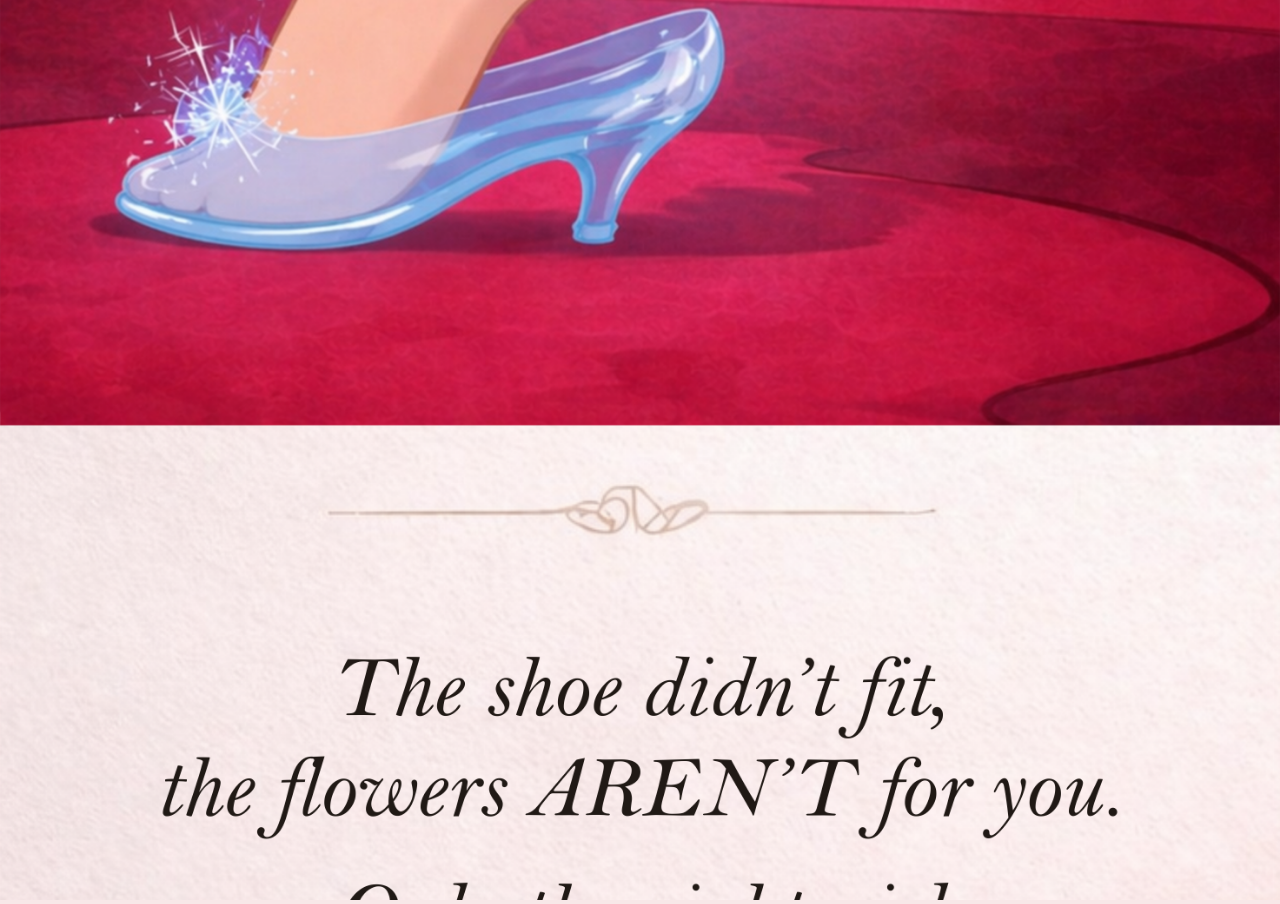
<file: erro.html>
<!DOCTYPE html>
<html lang="pt-br">
<head>
    <meta charset="UTF-8">
    <meta name="viewport" content="width=device-width, initial-scale=1.0">
    <title>O sapato não serviu</title>
    <link rel="stylesheet" href="style.css">
</head>
<body class="bg-erro">
    <!-- O conteúdo aqui é a própria imagem do mockup de erro que você enviou -->
    <div class="full-screen-image">
        <img src="erro.png" alt="Erro: O sapato não serviu">
    </div>
</body>
</html>
</file>
<file: style.css>
/* Reset básico para mobile */
* {
    margin: 0;
    padding: 0;
    box-sizing: border-box;
    font-family: 'Bodoni Moda', serif; /* Fonte Clássica */
}

body, html {
    height: 100%;
    width: 100%;
    overflow: hidden;
    background-color: #f8e8e8; /* Cor de fallback rosada */
}

.main-container {
    height: 100vh;
    width: 100vw;
    display: flex;
    justify-content: center;
    align-items: center;
    /* Imagem da Cortina/Brilho */
    background: url('background-entrada.jpg') no-repeat center center;
    background-size: cover;
    padding: 20px;
}

.content-wrapper {
    width: 100%;
    max-width: 400px; /* Centralizado e responsivo */
    text-align: center;
    color: #333; /* Cor do texto escuro suave */
}

.main-title {
    font-size: 2.2rem;
    font-weight: 700;
    letter-spacing: 2px;
    margin-bottom: 10px;
    text-transform: uppercase;
}

.subtitle {
    font-size: 1.1rem;
    font-style: italic;
    opacity: 0.8;
    margin-bottom: 30px;
}

.icon-container {
    margin-bottom: 40px;
    display: flex;
    justify-content: center;
}

.shoe-icon {
    width: 40px; /* Tamanho discreto e elegante */
    opacity: 0.7;
}

/* Estilização dos Campos de Input */
.input-group {
    margin-bottom: 20px;
}

input[type="text"] {
    width: 100%;
    padding: 15px 20px;
    font-size: 1.1rem;
    border: 1px solid rgba(0, 0, 0, 0.1);
    border-radius: 8px;
    /* Fundo semi-transparente fosco */
    background: rgba(255, 255, 255, 0.6); 
    backdrop-filter: blur(5px); /* Efeito de vidro fosco */
    color: #333;
    transition: all 0.3s ease;
}

input[type="text"]:focus {
    outline: none;
    border-color: rgba(212, 175, 55, 0.5); /* Dourado suave no foco */
    background: rgba(255, 255, 255, 0.8);
}

/* Estilização do Botão Continuar */
.continue-btn {
    width: 100%;
    padding: 18px;
    font-size: 1.2rem;
    font-weight: 700;
    text-transform: uppercase;
    letter-spacing: 1px;
    color: #fff;
    /* Gradiente sutil para efeito de relevo */
    background: linear-gradient(145deg, #d4af37, #b8972e); 
    border: none;
    border-radius: 8px;
    box-shadow: 0 5px 15px rgba(0, 0, 0, 0.2);
    cursor: pointer;
    transition: all 0.3s ease;
    margin-top: 10px;
}

.continue-btn:hover {
    background: linear-gradient(145deg, #b8972e, #d4af37);
    box-shadow: 0 8px 20px rgba(0, 0, 0, 0.3);
    transform: translateY(-2px);
}

.continue-btn:active {
    transform: translateY(1px);
    box-shadow: 0 2px 10px rgba(0, 0, 0, 0.2);
}








/* Background de Erro - Imagem Total */
.bg-erro .full-screen-image img {
    width: 100vw;
    height: 100vh;
    object-fit: cover;
}

/* Background de Sucesso - Limpo com Vídeo */
.bg-sucesso {
    background: url('background-sucesso.jpg') no-repeat center center;
    background-size: cover;
    display: flex;
    justify-content: center;
    align-items: center;
    height: 100vh;
}

.video-container {
    width: 90%;
    max-width: 800px;
    /* Moldura invisível ou sutil para o vídeo */
    box-shadow: 0 30px 60px rgba(0,0,0,0.2);
    border-radius: 12px;
    overflow: hidden;
}

.final-video {
    width: 100%;
    display: block;
}
</file>
